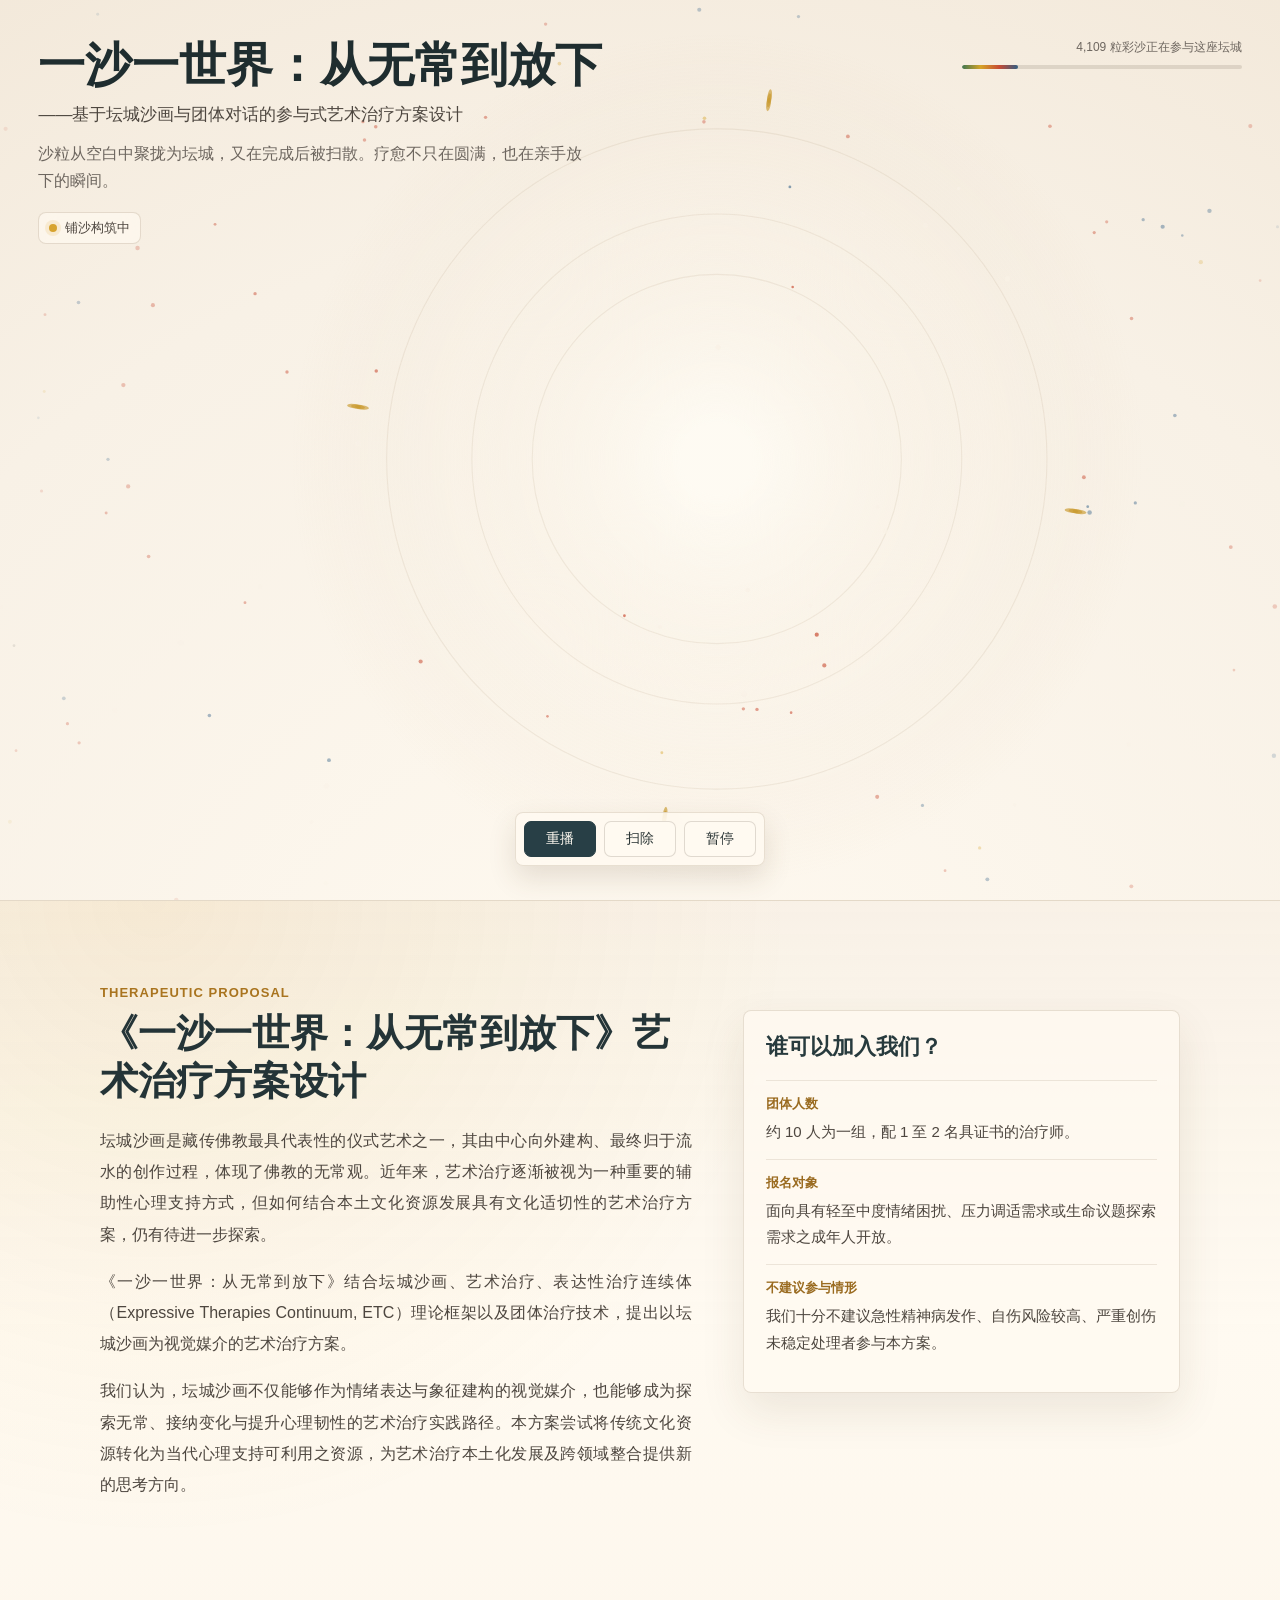
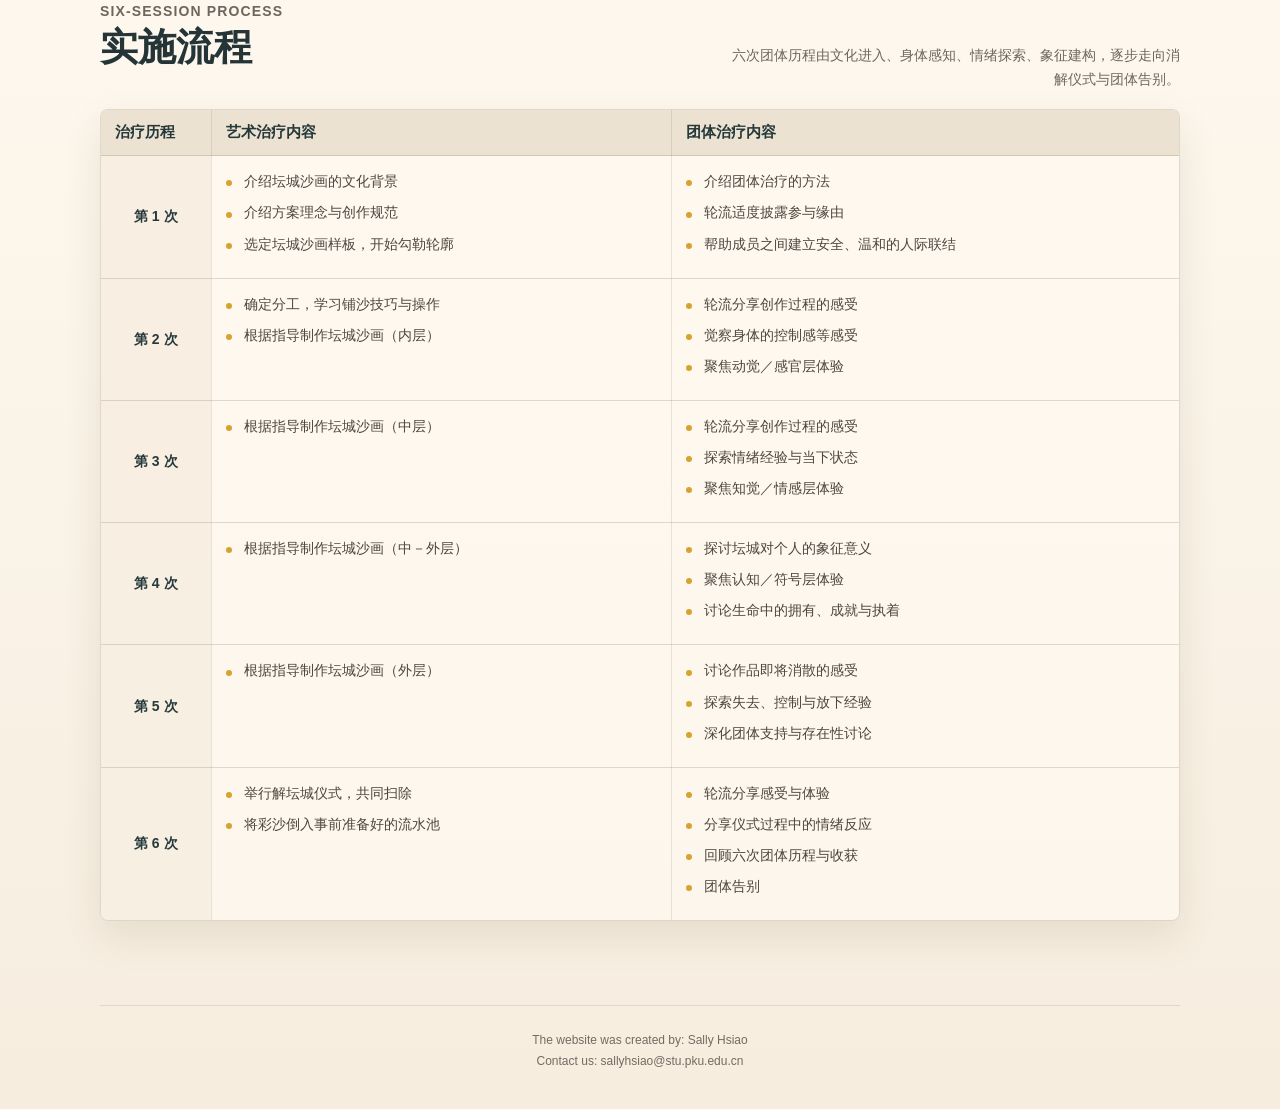
<file: mandala-animation/index.html>
<!doctype html>
<html lang="zh-CN">
<head>
  <meta charset="utf-8">
  <meta name="viewport" content="width=device-width, initial-scale=1">
  <title>一沙一世界：从无常到放下 | 参与式艺术治疗方案设计</title>
  <style>
    :root {
      --paper: #f8f1e6;
      --paper-deep: #eadcc8;
      --ink: #263238;
      --muted: #6d665f;
      --line: rgba(120, 96, 66, 0.18);
      --gold: #d7a32e;
    }

    * {
      box-sizing: border-box;
    }

    html,
    body {
      width: 100%;
      min-height: 100%;
      margin: 0;
      overflow-x: hidden;
      background: radial-gradient(circle at 50% 42%, #fffaf1 0%, var(--paper) 54%, #eee1cf 100%);
      color: var(--ink);
      font-family: "PingFang SC", "Noto Sans CJK SC", "Microsoft YaHei", Arial, sans-serif;
    }

    .hero {
      position: relative;
      width: 100vw;
      height: 100vh;
      min-height: 560px;
      overflow: hidden;
    }

    canvas {
      position: absolute;
      inset: 0;
      width: 100%;
      height: 100%;
      display: block;
    }

    .panel {
      position: absolute;
      left: clamp(18px, 3vw, 42px);
      top: clamp(18px, 3vw, 38px);
      width: min(560px, calc(100vw - 36px));
      padding: 0;
      pointer-events: none;
    }

    h1 {
      margin: 0 0 12px;
      color: #1f2d2f;
      font-family: "Songti SC", "STSong", "Noto Serif CJK SC", serif;
      font-size: clamp(25px, 3.7vw, 48px);
      font-weight: 700;
      letter-spacing: 0;
      line-height: 1.16;
    }

    .main-title {
      display: block;
      white-space: nowrap;
    }

    .title-note {
      display: block;
      margin-top: 8px;
      color: #4d463f;
      font-family: "PingFang SC", "Noto Sans CJK SC", "Microsoft YaHei", Arial, sans-serif;
      font-size: clamp(13px, 1.45vw, 17px);
      font-weight: 500;
      line-height: 1.6;
    }

    .subtitle {
      margin: 0 0 18px;
      max-width: 34em;
      color: var(--muted);
      font-size: clamp(13px, 1.55vw, 16px);
      line-height: 1.7;
    }

    .status {
      display: inline-flex;
      align-items: center;
      gap: 8px;
      min-height: 32px;
      padding: 5px 10px;
      border: 1px solid rgba(130, 105, 70, 0.2);
      border-radius: 8px;
      background: rgba(255, 250, 241, 0.68);
      color: #4d463f;
      font-size: 13px;
      backdrop-filter: blur(8px);
    }

    .status-dot {
      width: 8px;
      height: 8px;
      border-radius: 999px;
      background: var(--gold);
      box-shadow: 0 0 0 4px rgba(215, 163, 46, 0.14);
    }

    .controls {
      position: absolute;
      left: 50%;
      bottom: clamp(18px, 4vh, 34px);
      transform: translateX(-50%);
      display: flex;
      align-items: center;
      gap: 8px;
      max-width: calc(100vw - 28px);
      padding: 8px;
      border: 1px solid rgba(127, 102, 70, 0.18);
      border-radius: 8px;
      background: rgba(255, 250, 241, 0.78);
      box-shadow: 0 12px 28px rgba(88, 66, 38, 0.14);
      backdrop-filter: blur(12px);
    }

    button {
      min-width: 72px;
      height: 36px;
      border: 1px solid rgba(82, 70, 54, 0.18);
      border-radius: 7px;
      background: #fffaf1;
      color: #2e3838;
      font: inherit;
      font-size: 14px;
      cursor: pointer;
      transition: transform 140ms ease, background 140ms ease, border-color 140ms ease;
    }

    button:hover {
      transform: translateY(-1px);
      background: #fff;
      border-color: rgba(82, 70, 54, 0.35);
    }

    button.primary {
      background: #283f46;
      border-color: #283f46;
      color: #fffaf1;
    }

    .meter {
      position: absolute;
      right: clamp(18px, 3vw, 42px);
      top: clamp(18px, 3vw, 38px);
      width: min(280px, calc(100vw - 36px));
      color: var(--muted);
      font-size: 12px;
      line-height: 1.5;
      text-align: right;
      pointer-events: none;
    }

    .bar {
      height: 4px;
      margin-top: 9px;
      overflow: hidden;
      border-radius: 999px;
      background: rgba(66, 51, 35, 0.13);
    }

    .bar span {
      display: block;
      width: 0%;
      height: 100%;
      border-radius: inherit;
      background: linear-gradient(90deg, #3f7651, #d6a427, #c64b34, #315e83);
      transition: width 160ms linear;
    }

    @media (max-width: 760px) {
      main {
        min-height: 620px;
      }

      .panel {
        top: 16px;
        width: min(340px, calc(100vw - 36px));
      }

      .main-title {
        white-space: normal;
      }

      .meter {
        top: auto;
        right: auto;
        left: 18px;
        bottom: 82px;
        text-align: left;
      }

      .controls {
        width: calc(100vw - 28px);
        justify-content: center;
        flex-wrap: wrap;
      }

      button {
        flex: 1 1 80px;
      }
    }

    .content {
      position: relative;
      z-index: 2;
      background:
        radial-gradient(circle at 12% 0%, rgba(215, 163, 46, 0.1), transparent 30%),
        linear-gradient(180deg, rgba(248, 241, 230, 0.92), #fffaf1 24%, #f6eddf 100%);
      border-top: 1px solid rgba(127, 102, 70, 0.15);
    }

    .section {
      width: min(1080px, calc(100vw - 40px));
      margin: 0 auto;
      padding: clamp(42px, 7vw, 84px) 0;
    }

    .section + .section {
      padding-top: 0;
    }

    .eyebrow {
      margin: 0 0 10px;
      color: #a9741f;
      font-size: 13px;
      font-weight: 700;
      letter-spacing: 0.08em;
    }

    h2 {
      margin: 0 0 20px;
      color: #243437;
      font-family: "Songti SC", "STSong", "Noto Serif CJK SC", serif;
      font-size: clamp(26px, 3vw, 38px);
      line-height: 1.25;
      letter-spacing: 0;
    }

    .lead-grid {
      display: grid;
      grid-template-columns: minmax(0, 1.15fr) minmax(270px, 0.85fr);
      gap: clamp(24px, 4vw, 54px);
      align-items: start;
    }

    .prose p {
      margin: 0 0 16px;
      color: #4d463f;
      font-size: 16px;
      line-height: 1.95;
      text-align: justify;
    }

    .join-card {
      padding: 22px;
      border: 1px solid rgba(127, 102, 70, 0.18);
      border-radius: 8px;
      background: rgba(255, 250, 241, 0.72);
      box-shadow: 0 18px 44px rgba(82, 59, 34, 0.1);
    }

    .join-card h3 {
      margin: 0 0 18px;
      color: #273a3d;
      font-size: 22px;
      line-height: 1.3;
    }

    .join-item {
      padding: 14px 0;
      border-top: 1px solid rgba(127, 102, 70, 0.14);
    }

    .join-label {
      display: block;
      margin-bottom: 6px;
      color: #9a6b20;
      font-size: 13px;
      font-weight: 700;
    }

    .join-item p {
      margin: 0;
      color: #4d463f;
      font-size: 15px;
      line-height: 1.75;
    }

    .flow-head {
      display: flex;
      align-items: end;
      justify-content: space-between;
      gap: 20px;
      margin-bottom: 18px;
    }

    .flow-head p {
      max-width: 460px;
      margin: 0;
      color: var(--muted);
      font-size: 14px;
      line-height: 1.7;
      text-align: right;
    }

    .flow-table-wrap {
      overflow-x: auto;
      border: 1px solid rgba(90, 70, 45, 0.18);
      border-radius: 8px;
      background: rgba(255, 250, 241, 0.7);
      box-shadow: 0 16px 38px rgba(82, 59, 34, 0.1);
    }

    table {
      width: 100%;
      border-collapse: collapse;
      min-width: 860px;
    }

    th,
    td {
      border-bottom: 1px solid rgba(90, 70, 45, 0.18);
      border-right: 1px solid rgba(90, 70, 45, 0.12);
      vertical-align: top;
    }

    th:last-child,
    td:last-child {
      border-right: 0;
    }

    tr:last-child td {
      border-bottom: 0;
    }

    th {
      padding: 13px 14px;
      background: rgba(231, 218, 198, 0.72);
      color: #25383a;
      font-size: 15px;
      text-align: left;
    }

    td {
      padding: 14px;
      color: #4d463f;
      font-size: 14px;
      line-height: 1.65;
    }

    td.session {
      width: 110px;
      color: #273a3d;
      font-weight: 700;
      text-align: center;
      vertical-align: middle;
      background: rgba(246, 237, 223, 0.76);
    }

    .flow-list {
      margin: 0;
      padding: 0;
      list-style: none;
    }

    .flow-list li {
      position: relative;
      margin: 0 0 8px;
      padding-left: 18px;
    }

    .flow-list li::before {
      content: "";
      position: absolute;
      left: 0;
      top: 0.72em;
      width: 6px;
      height: 6px;
      border-radius: 50%;
      background: var(--gold);
    }

    footer {
      width: min(1080px, calc(100vw - 40px));
      margin: 0 auto;
      padding: 24px 0 38px;
      border-top: 1px solid rgba(127, 102, 70, 0.16);
      color: #746b62;
      font-size: 12px;
      line-height: 1.7;
      text-align: center;
    }

    footer p {
      margin: 0;
    }

    @media (max-width: 820px) {
      .lead-grid {
        grid-template-columns: 1fr;
      }

      .flow-head {
        display: block;
      }

      .flow-head p {
        margin-top: 8px;
        text-align: left;
      }
    }

    @media (max-width: 620px) {
      .section {
        width: min(100vw - 28px, 1080px);
      }

      .prose p {
        font-size: 15px;
        line-height: 1.85;
        text-align: left;
      }

      table,
      thead,
      tbody,
      tr,
      th,
      td {
        display: block;
        min-width: 0;
      }

      thead {
        display: none;
      }

      tr {
        border-bottom: 1px solid rgba(90, 70, 45, 0.18);
      }

      tr:last-child {
        border-bottom: 0;
      }

      td {
        border-right: 0;
        border-bottom: 0;
      }

      td.session {
        width: auto;
        text-align: left;
        padding-bottom: 6px;
      }

      td[data-label]::before {
        content: attr(data-label);
        display: block;
        margin-bottom: 6px;
        color: #9a6b20;
        font-size: 12px;
        font-weight: 700;
      }
    }
  </style>
</head>
<body>
  <main class="hero">
    <canvas id="sand" aria-label="坛城沙画从铺沙、成形到扫除消散的动画"></canvas>

    <section class="panel" aria-label="作品说明">
      <h1><span class="main-title">一沙一世界：从无常到放下</span>
        <span class="title-note">——基于坛城沙画与团体对话的参与式艺术治疗方案设计</span>
      </h1>
      <p class="subtitle">沙粒从空白中聚拢为坛城，又在完成后被扫散。疗愈不只在圆满，也在亲手放下的瞬间。</p>
      <div class="status" aria-live="polite">
        <span class="status-dot"></span>
        <span id="phaseText">准备铺沙</span>
      </div>
    </section>

    <aside class="meter" aria-hidden="true">
      <span id="grainCount">0</span> 粒彩沙正在参与这座坛城
      <div class="bar"><span id="progressBar"></span></div>
    </aside>

    <nav class="controls" aria-label="动画控制">
      <button id="replay" class="primary" type="button">重播</button>
      <button id="sweep" type="button">扫除</button>
      <button id="pause" type="button">暂停</button>
    </nav>
  </main>

  <section class="content" aria-label="治疗方案展示">
    <div class="section">
      <p class="eyebrow">THERAPEUTIC PROPOSAL</p>
      <div class="lead-grid">
        <article class="prose">
          <h2>《一沙一世界：从无常到放下》艺术治疗方案设计</h2>
          <p>坛城沙画是藏传佛教最具代表性的仪式艺术之一，其由中心向外建构、最终归于流水的创作过程，体现了佛教的无常观。近年来，艺术治疗逐渐被视为一种重要的辅助性心理支持方式，但如何结合本土文化资源发展具有文化适切性的艺术治疗方案，仍有待进一步探索。</p>
          <p>《一沙一世界：从无常到放下》结合坛城沙画、艺术治疗、表达性治疗连续体（Expressive Therapies Continuum, ETC）理论框架以及团体治疗技术，提出以坛城沙画为视觉媒介的艺术治疗方案。</p>
          <p>我们认为，坛城沙画不仅能够作为情绪表达与象征建构的视觉媒介，也能够成为探索无常、接纳变化与提升心理韧性的艺术治疗实践路径。本方案尝试将传统文化资源转化为当代心理支持可利用之资源，为艺术治疗本土化发展及跨领域整合提供新的思考方向。</p>
        </article>

        <aside class="join-card">
          <h3>谁可以加入我们？</h3>
          <div class="join-item">
            <span class="join-label">团体人数</span>
            <p>约 10 人为一组，配 1 至 2 名具证书的治疗师。</p>
          </div>
          <div class="join-item">
            <span class="join-label">报名对象</span>
            <p>面向具有轻至中度情绪困扰、压力调适需求或生命议题探索需求之成年人开放。</p>
          </div>
          <div class="join-item">
            <span class="join-label">不建议参与情形</span>
            <p>我们十分不建议急性精神病发作、自伤风险较高、严重创伤未稳定处理者参与本方案。</p>
          </div>
        </aside>
      </div>
    </div>

    <div class="section">
      <div class="flow-head">
        <div>
          <p class="eyebrow">SIX-SESSION PROCESS</p>
          <h2>实施流程</h2>
        </div>
        <p>六次团体历程由文化进入、身体感知、情绪探索、象征建构，逐步走向消解仪式与团体告别。</p>
      </div>

      <div class="flow-table-wrap">
        <table>
          <thead>
            <tr>
              <th>治疗历程</th>
              <th>艺术治疗内容</th>
              <th>团体治疗内容</th>
            </tr>
          </thead>
          <tbody>
            <tr>
              <td class="session">第 1 次</td>
              <td data-label="艺术治疗内容">
                <ul class="flow-list">
                  <li>介绍坛城沙画的文化背景</li>
                  <li>介绍方案理念与创作规范</li>
                  <li>选定坛城沙画样板，开始勾勒轮廓</li>
                </ul>
              </td>
              <td data-label="团体治疗内容">
                <ul class="flow-list">
                  <li>介绍团体治疗的方法</li>
                  <li>轮流适度披露参与缘由</li>
                  <li>帮助成员之间建立安全、温和的人际联结</li>
                </ul>
              </td>
            </tr>
            <tr>
              <td class="session">第 2 次</td>
              <td data-label="艺术治疗内容">
                <ul class="flow-list">
                  <li>确定分工，学习铺沙技巧与操作</li>
                  <li>根据指导制作坛城沙画（内层）</li>
                </ul>
              </td>
              <td data-label="团体治疗内容">
                <ul class="flow-list">
                  <li>轮流分享创作过程的感受</li>
                  <li>觉察身体的控制感等感受</li>
                  <li>聚焦动觉／感官层体验</li>
                </ul>
              </td>
            </tr>
            <tr>
              <td class="session">第 3 次</td>
              <td data-label="艺术治疗内容">
                <ul class="flow-list">
                  <li>根据指导制作坛城沙画（中层）</li>
                </ul>
              </td>
              <td data-label="团体治疗内容">
                <ul class="flow-list">
                  <li>轮流分享创作过程的感受</li>
                  <li>探索情绪经验与当下状态</li>
                  <li>聚焦知觉／情感层体验</li>
                </ul>
              </td>
            </tr>
            <tr>
              <td class="session">第 4 次</td>
              <td data-label="艺术治疗内容">
                <ul class="flow-list">
                  <li>根据指导制作坛城沙画（中－外层）</li>
                </ul>
              </td>
              <td data-label="团体治疗内容">
                <ul class="flow-list">
                  <li>探讨坛城对个人的象征意义</li>
                  <li>聚焦认知／符号层体验</li>
                  <li>讨论生命中的拥有、成就与执着</li>
                </ul>
              </td>
            </tr>
            <tr>
              <td class="session">第 5 次</td>
              <td data-label="艺术治疗内容">
                <ul class="flow-list">
                  <li>根据指导制作坛城沙画（外层）</li>
                </ul>
              </td>
              <td data-label="团体治疗内容">
                <ul class="flow-list">
                  <li>讨论作品即将消散的感受</li>
                  <li>探索失去、控制与放下经验</li>
                  <li>深化团体支持与存在性讨论</li>
                </ul>
              </td>
            </tr>
            <tr>
              <td class="session">第 6 次</td>
              <td data-label="艺术治疗内容">
                <ul class="flow-list">
                  <li>举行解坛城仪式，共同扫除</li>
                  <li>将彩沙倒入事前准备好的流水池</li>
                </ul>
              </td>
              <td data-label="团体治疗内容">
                <ul class="flow-list">
                  <li>轮流分享感受与体验</li>
                  <li>分享仪式过程中的情绪反应</li>
                  <li>回顾六次团体历程与收获</li>
                  <li>团体告别</li>
                </ul>
              </td>
            </tr>
          </tbody>
        </table>
      </div>
    </div>

    <footer>
      <p>The website was created by: Sally Hsiao</p>
      <p>Contact us: sallyhsiao@stu.pku.edu.cn</p>
    </footer>
  </section>

  <script>
    const canvas = document.getElementById("sand");
    const ctx = canvas.getContext("2d", { alpha: true });
    const phaseText = document.getElementById("phaseText");
    const progressBar = document.getElementById("progressBar");
    const grainCount = document.getElementById("grainCount");
    const replayBtn = document.getElementById("replay");
    const sweepBtn = document.getElementById("sweep");
    const pauseBtn = document.getElementById("pause");

    const palette = {
      red: "#c94d35",
      redDark: "#a74432",
      blue: "#315f86",
      blueDark: "#274c6c",
      green: "#3e7a55",
      greenDark: "#316245",
      yellow: "#d7a62f",
      yellowDark: "#bd8d23",
      white: "#f6f0e5",
      ink: "#756d63",
      pale: "#e4d6c2",
      dot: "#cdb69a"
    };

    let w = 0;
    let h = 0;
    let dpr = 1;
    let cx = 0;
    let cy = 0;
    let radius = 0;
    let particles = [];
    let startedAt = performance.now();
    let pausedAt = 0;
    let paused = false;
    let phase = "build";
    let sweepStart = 0;
    let rafId = 0;

    const buildDuration = 8400;
    const holdDuration = 1800;
    const sweepDuration = 4200;

    function clamp(value, min, max) {
      return Math.max(min, Math.min(max, value));
    }

    function easeOutCubic(t) {
      return 1 - Math.pow(1 - t, 3);
    }

    function easeInOutCubic(t) {
      return t < 0.5 ? 4 * t * t * t : 1 - Math.pow(-2 * t + 2, 3) / 2;
    }

    function mix(a, b, t) {
      return a + (b - a) * t;
    }

    function jitter(amount) {
      return (Math.random() - 0.5) * amount;
    }

    function addParticle(x, y, color, size = 1.55, delay = 0, group = "detail") {
      const side = Math.floor(Math.random() * 4);
      let sx = 0;
      let sy = 0;
      if (side === 0) {
        sx = Math.random() * w;
        sy = -40 - Math.random() * 160;
      } else if (side === 1) {
        sx = w + 40 + Math.random() * 160;
        sy = Math.random() * h;
      } else if (side === 2) {
        sx = Math.random() * w;
        sy = h + 40 + Math.random() * 160;
      } else {
        sx = -40 - Math.random() * 160;
        sy = Math.random() * h;
      }

      const angle = Math.atan2(y - cy, x - cx);
      const sweepForce = group === "outer" ? 1.25 : group === "wall" ? 1.05 : 0.9;
      particles.push({
        sx,
        sy,
        x,
        y,
        ox: x,
        oy: y,
        color,
        size: size * (0.75 + Math.random() * 0.6),
        delay,
        seed: Math.random() * 1000,
        angle,
        group,
        sweepForce,
        driftX: Math.cos(angle + 0.9) * radius * (0.38 + Math.random() * 0.7) + radius * (0.55 + Math.random() * 0.55),
        driftY: Math.sin(angle + 0.45) * radius * (0.2 + Math.random() * 0.7) + radius * (0.05 + Math.random() * 0.38)
      });
    }

    function pointLine(x1, y1, x2, y2, count, color, size, delayBase, delaySpan, group) {
      for (let i = 0; i < count; i += 1) {
        const t = count === 1 ? 0 : i / (count - 1);
        addParticle(
          mix(x1, x2, t) + jitter(radius * 0.006),
          mix(y1, y2, t) + jitter(radius * 0.006),
          color,
          size,
          delayBase + delaySpan * t + Math.random() * 0.06,
          group
        );
      }
    }

    function pointArc(r, start, end, count, color, size, delayBase, delaySpan, group) {
      for (let i = 0; i < count; i += 1) {
        const t = count === 1 ? 0 : i / (count - 1);
        const a = mix(start, end, t);
        const band = jitter(radius * 0.012);
        addParticle(
          cx + Math.cos(a) * (r + band),
          cy + Math.sin(a) * (r + band),
          color,
          size,
          delayBase + delaySpan * t + Math.random() * 0.08,
          group
        );
      }
    }

    function pointCircle(r, count, color, size, delayBase, delaySpan, group) {
      pointArc(r, 0, Math.PI * 2, count, color, size, delayBase, delaySpan, group);
    }

    function pointFilledArc(r1, r2, start, end, rows, perRow, color, delayBase, delaySpan, group) {
      for (let row = 0; row < rows; row += 1) {
        const rt = rows === 1 ? 0 : row / (rows - 1);
        const r = mix(r1, r2, rt);
        const count = Math.max(8, Math.round(perRow * (r / radius)));
        for (let i = 0; i < count; i += 1) {
          const t = count === 1 ? 0 : i / (count - 1);
          const a = mix(start, end, t);
          addParticle(
            cx + Math.cos(a) * (r + jitter(radius * 0.006)),
            cy + Math.sin(a) * (r + jitter(radius * 0.006)),
            color,
            1.7,
            delayBase + delaySpan * (rt * 0.45 + t * 0.55) + Math.random() * 0.04,
            group
          );
        }
      }
    }

    function pointRect(x, y, rw, rh, color, density, delayBase, delaySpan, group) {
      const cols = Math.max(2, Math.round(rw * density));
      const rows = Math.max(2, Math.round(rh * density));
      for (let j = 0; j < rows; j += 1) {
        for (let i = 0; i < cols; i += 1) {
          const tx = cols === 1 ? 0 : i / (cols - 1);
          const ty = rows === 1 ? 0 : j / (rows - 1);
          addParticle(
            x + tx * rw + jitter(radius * 0.006),
            y + ty * rh + jitter(radius * 0.006),
            color,
            1.55,
            delayBase + delaySpan * ((tx + ty) / 2) + Math.random() * 0.05,
            group
          );
        }
      }
    }

    function rotatedPoint(px, py, angle) {
      const ca = Math.cos(angle);
      const sa = Math.sin(angle);
      return {
        x: cx + px * ca - py * sa,
        y: cy + px * sa + py * ca
      };
    }

    function pointRotatedRect(localX, localY, rw, rh, angle, color, density, delayBase, delaySpan, group) {
      const cols = Math.max(2, Math.round(rw * density));
      const rows = Math.max(2, Math.round(rh * density));
      for (let j = 0; j < rows; j += 1) {
        for (let i = 0; i < cols; i += 1) {
          const tx = cols === 1 ? 0 : i / (cols - 1);
          const ty = rows === 1 ? 0 : j / (rows - 1);
          const p = rotatedPoint(localX + tx * rw - rw / 2, localY + ty * rh - rh / 2, angle);
          addParticle(
            p.x + jitter(radius * 0.005),
            p.y + jitter(radius * 0.005),
            color,
            1.5,
            delayBase + delaySpan * ((tx + ty) / 2) + Math.random() * 0.05,
            group
          );
        }
      }
    }

    function pointLotusPetals() {
      const petals = 12;
      for (let p = 0; p < petals; p += 1) {
        const a = -Math.PI / 2 + p * Math.PI * 2 / petals;
        for (let i = 0; i < 78; i += 1) {
          const t = i / 77;
          const side = i % 2 === 0 ? -1 : 1;
          const length = radius * mix(0.22, 0.36, t);
          const spread = Math.sin(t * Math.PI) * radius * 0.052 * side;
          const local = rotatedPoint(spread, -length, a + Math.PI / 2);
          addParticle(
            local.x + jitter(radius * 0.005),
            local.y + jitter(radius * 0.005),
            "#f4eadc",
            1.35,
            0.24 + t * 0.16 + Math.random() * 0.04,
            "lotus"
          );
        }
      }
    }

    function pointPalace() {
      const s = radius * 0.78;
      const door = radius * 0.21;
      const step = radius * 0.12;
      const half = s / 2;
      const path = [
        [-half, -half],
        [-door / 2, -half],
        [-door / 2, -half - step],
        [door / 2, -half - step],
        [door / 2, -half],
        [half, -half],
        [half, -door / 2],
        [half + step, -door / 2],
        [half + step, door / 2],
        [half, door / 2],
        [half, half],
        [door / 2, half],
        [door / 2, half + step],
        [-door / 2, half + step],
        [-door / 2, half],
        [-half, half],
        [-half, door / 2],
        [-half - step, door / 2],
        [-half - step, -door / 2],
        [-half, -door / 2],
        [-half, -half]
      ];

      const colorBySide = (x1, y1, x2, y2) => {
        if (Math.abs(y1 + half) < 1 || Math.abs(y2 + half) < 1) return palette.red;
        if (Math.abs(x1 - half) < 1 || Math.abs(x2 - half) < 1) return palette.blue;
        if (Math.abs(y1 - half) < 1 || Math.abs(y2 - half) < 1) return palette.yellow;
        if (Math.abs(x1 + half) < 1 || Math.abs(x2 + half) < 1) return palette.green;
        return palette.ink;
      };

      for (let layer = 0; layer < 3; layer += 1) {
        const offset = (layer - 1) * radius * 0.032;
        for (let i = 0; i < path.length - 1; i += 1) {
          const [x1, y1] = path[i];
          const [x2, y2] = path[i + 1];
          const len = Math.hypot(x2 - x1, y2 - y1);
          const count = Math.max(8, Math.round(len / (radius * 0.012)));
          const color = layer === 1 ? colorBySide(x1, y1, x2, y2) : layer === 0 ? "#5f5b52" : "#efe6d7";
          const nx = y2 === y1 ? 0 : Math.sign(y2 - y1) * offset;
          const ny = x2 === x1 ? 0 : -Math.sign(x2 - x1) * offset;
          pointLine(cx + x1 + nx, cy + y1 + ny, cx + x2 + nx, cy + y2 + ny, count, color, layer === 1 ? 2 : 1.25, 0.18 + layer * 0.08, 0.42, "wall");
        }
      }

      pointRect(cx - radius * 0.48, cy - radius * 0.48, radius * 0.96, radius * 0.03, "#eee6d8", 0.11, 0.26, 0.12, "wall");
      pointRect(cx - radius * 0.48, cy + radius * 0.45, radius * 0.96, radius * 0.03, "#eee6d8", 0.11, 0.26, 0.12, "wall");
      pointRect(cx - radius * 0.48, cy - radius * 0.48, radius * 0.03, radius * 0.96, "#eee6d8", 0.11, 0.26, 0.12, "wall");
      pointRect(cx + radius * 0.45, cy - radius * 0.48, radius * 0.03, radius * 0.96, "#eee6d8", 0.11, 0.26, 0.12, "wall");
    }

    function pointCentralWheel() {
      const r1 = radius * 0.01;
      const r2 = radius * 0.16;
      const sectors = [
        [-Math.PI / 2, 0, palette.red],
        [0, Math.PI / 2, palette.blue],
        [Math.PI / 2, Math.PI, palette.yellow],
        [Math.PI, Math.PI * 1.5, palette.green]
      ];
      sectors.forEach(([a1, a2, color], index) => {
        pointFilledArc(r1, r2, a1, a2, 15, 70, color, 0.08 + index * 0.03, 0.2, "center");
      });
      pointCircle(radius * 0.018, 45, "#f8f1e6", 2.2, 0.06, 0.08, "center");
      pointCircle(radius * 0.17, 160, "#f8f1e6", 1.2, 0.18, 0.14, "center");
    }

    function pointDecorativeDots() {
      pointCircle(radius * 0.96, 190, palette.dot, 1.1, 0.55, 0.18, "outer");
      pointCircle(radius * 0.74, 220, palette.yellow, 1.1, 0.5, 0.18, "outer");
      pointCircle(radius * 0.66, 210, "#f9f3e8", 1.05, 0.55, 0.14, "outer");
      for (let i = 0; i < 8; i += 1) {
        const a = i * Math.PI * 2 / 8 + Math.PI / 8;
        pointCircleAt(cx + Math.cos(a) * radius * 0.83, cy + Math.sin(a) * radius * 0.83, radius * 0.034, 32, "#f4efe5", 1.4, 0.68 + i * 0.015, "outer");
        pointCircleAt(cx + Math.cos(a) * radius * 0.83, cy + Math.sin(a) * radius * 0.83, radius * 0.019, 18, "#6b6a62", 1.0, 0.68 + i * 0.015, "outer");
      }
      for (let i = 0; i < 4; i += 1) {
        const a = i * Math.PI / 2;
        for (let j = 0; j < 4; j += 1) {
          const d = radius * (0.22 + j * 0.028);
          addParticle(cx + Math.cos(a) * d, cy + Math.sin(a) * d, i === 0 ? palette.red : i === 1 ? palette.blue : i === 2 ? palette.yellow : palette.green, 2.2, 0.42 + j * 0.03, "detail");
        }
      }
    }

    function pointCircleAt(x, y, r, count, color, size, delayBase, group) {
      for (let i = 0; i < count; i += 1) {
        const a = i / count * Math.PI * 2;
        addParticle(x + Math.cos(a) * r + jitter(radius * 0.004), y + Math.sin(a) * r + jitter(radius * 0.004), color, size, delayBase + Math.random() * 0.06, group);
      }
    }

    function generateMandala() {
      particles = [];
      pointFilledArc(radius * 0.79, radius * 0.87, -Math.PI * 0.98, -Math.PI * 0.52, 11, 96, palette.green, 0.55, 0.22, "outer");
      pointFilledArc(radius * 0.79, radius * 0.87, -Math.PI * 0.48, -Math.PI * 0.02, 11, 96, palette.red, 0.55, 0.22, "outer");
      pointFilledArc(radius * 0.79, radius * 0.87, Math.PI * 0.02, Math.PI * 0.48, 11, 96, palette.blue, 0.58, 0.22, "outer");
      pointFilledArc(radius * 0.79, radius * 0.87, Math.PI * 0.52, Math.PI * 0.98, 11, 96, palette.yellow, 0.58, 0.22, "outer");
      pointCircle(radius * 0.89, 420, "#f5eee2", 1.3, 0.48, 0.2, "outer");
      pointCircle(radius * 0.77, 360, "#f5eee2", 1.2, 0.47, 0.18, "outer");
      pointPalace();
      pointLotusPetals();
      pointCentralWheel();
      pointDecorativeDots();
      grainCount.textContent = particles.length.toLocaleString("zh-CN");
    }

    function drawPaper(now) {
      const glow = ctx.createRadialGradient(cx, cy, radius * 0.1, cx, cy, radius * 1.2);
      glow.addColorStop(0, "rgba(255, 253, 246, 0.72)");
      glow.addColorStop(0.58, "rgba(247, 238, 224, 0.18)");
      glow.addColorStop(1, "rgba(225, 205, 178, 0)");
      ctx.fillStyle = glow;
      ctx.fillRect(0, 0, w, h);

      ctx.save();
      ctx.translate(cx, cy);
      ctx.strokeStyle = "rgba(143, 116, 83, 0.11)";
      ctx.lineWidth = Math.max(1, radius * 0.003);
      for (let r of [0.52, 0.69, 0.93]) {
        ctx.beginPath();
        ctx.arc(0, 0, radius * r, 0, Math.PI * 2);
        ctx.stroke();
      }
      ctx.rotate(now * 0.00005);
      ctx.fillStyle = "rgba(201, 153, 46, 0.65)";
      for (let i = 0; i < 4; i += 1) {
        ctx.save();
        ctx.rotate(i * Math.PI / 2);
        for (let j = 0; j < 3; j += 1) {
          ctx.beginPath();
          ctx.ellipse(0, -radius * 1.01 - j * 4, 2.2, 7, 0, 0, Math.PI * 2);
          ctx.fill();
        }
        ctx.restore();
      }
      ctx.restore();
    }

    function drawSweepBrush(progress) {
      if (progress <= 0) return;
      const x = mix(cx - radius * 0.96, cx + radius * 1.12, easeInOutCubic(progress));
      ctx.save();
      ctx.translate(x, cy + Math.sin(progress * Math.PI) * radius * 0.08);
      ctx.rotate(-0.22 + progress * 0.18);
      const grad = ctx.createLinearGradient(-radius * 0.12, 0, radius * 0.24, 0);
      grad.addColorStop(0, "rgba(130, 92, 48, 0)");
      grad.addColorStop(0.35, "rgba(146, 102, 52, 0.15)");
      grad.addColorStop(1, "rgba(146, 102, 52, 0)");
      ctx.fillStyle = grad;
      ctx.fillRect(-radius * 0.25, -radius * 0.78, radius * 0.52, radius * 1.56);
      ctx.strokeStyle = "rgba(122, 82, 40, 0.22)";
      ctx.lineWidth = Math.max(1, radius * 0.004);
      for (let i = -8; i <= 8; i += 1) {
        ctx.beginPath();
        ctx.moveTo(i * radius * 0.012, -radius * 0.64);
        ctx.quadraticCurveTo(i * radius * 0.018 + radius * 0.06, 0, i * radius * 0.01, radius * 0.64);
        ctx.stroke();
      }
      ctx.restore();
    }

    function drawParticles(now) {
      const clockNow = paused ? pausedAt : now;
      const elapsed = clockNow - startedAt;
      let buildT = clamp(elapsed / buildDuration, 0, 1);
      let sweepT = 0;

      if (phase === "sweep") {
        sweepT = clamp((clockNow - sweepStart) / sweepDuration, 0, 1);
      } else if (phase === "build" && elapsed > buildDuration + holdDuration) {
        phase = "sweep";
        sweepStart = clockNow;
      }

      const built = easeOutCubic(buildT);
      const aliveCount = Math.round(particles.length * built * (1 - sweepT * 0.72));
      grainCount.textContent = aliveCount.toLocaleString("zh-CN");
      progressBar.style.width = `${Math.round((phase === "sweep" ? 1 - sweepT : buildT) * 100)}%`;

      if (phase === "build" && buildT < 0.98) {
        phaseText.textContent = "铺沙构筑中";
      } else if (phase === "build") {
        phaseText.textContent = "坛城已成，静观片刻";
      } else if (sweepT < 0.96) {
        phaseText.textContent = "扫除消散中";
      } else {
        phaseText.textContent = "归于空白";
      }

      for (const p of particles) {
        const localT = clamp((buildT - p.delay) / 0.32, 0, 1);
        if (localT <= 0 && sweepT <= 0) continue;

        const arrive = easeOutCubic(localT);
        let x = mix(p.sx, p.x, arrive);
        let y = mix(p.sy, p.y, arrive);
        let alpha = arrive;
        let size = p.size;

        if (sweepT > 0) {
          const front = clamp((sweepT - (p.ox - (cx - radius)) / (radius * 2.2) * 0.42) / 0.58, 0, 1);
          const e = easeInOutCubic(front);
          x = mix(x, p.ox + p.driftX * p.sweepForce, e);
          y = mix(y, p.oy + p.driftY * p.sweepForce + Math.sin(e * Math.PI) * radius * 0.08, e);
          alpha = arrive * (1 - e * 0.86);
          size = p.size * (1 - e * 0.15);
        } else {
          x += Math.sin(clockNow * 0.0014 + p.seed) * 0.24;
          y += Math.cos(clockNow * 0.0012 + p.seed) * 0.2;
        }

        ctx.globalAlpha = alpha;
        ctx.fillStyle = p.color;
        ctx.beginPath();
        ctx.arc(x, y, size, 0, Math.PI * 2);
        ctx.fill();
      }
      ctx.globalAlpha = 1;
      drawSweepBrush(sweepT);

      if (phase === "sweep" && sweepT >= 1) {
        setTimeout(() => {
          if (phase === "sweep") restart();
        }, 800);
        phase = "done";
      }
    }

    function render(now) {
      ctx.clearRect(0, 0, w, h);
      drawPaper(now);
      drawParticles(now);
      rafId = requestAnimationFrame(render);
    }

    function resize() {
      dpr = Math.min(window.devicePixelRatio || 1, 2);
      w = Math.floor(window.innerWidth);
      h = Math.floor(window.innerHeight);
      canvas.width = Math.floor(w * dpr);
      canvas.height = Math.floor(h * dpr);
      ctx.setTransform(dpr, 0, 0, dpr, 0, 0);
      cx = w * 0.56;
      cy = h * 0.51;
      if (w < 760) {
        cx = w * 0.5;
        cy = h * 0.53;
      }
      radius = Math.min(w * 0.39, h * 0.43, 355);
      if (w < 760) radius = Math.min(w * 0.44, h * 0.34, 250);
      generateMandala();
    }

    function restart() {
      phase = "build";
      paused = false;
      pauseBtn.textContent = "暂停";
      startedAt = performance.now();
      sweepStart = 0;
      progressBar.style.width = "0%";
      generateMandala();
    }

    function sweepNow() {
      phase = "sweep";
      paused = false;
      pauseBtn.textContent = "暂停";
      sweepStart = performance.now();
    }

    function togglePause() {
      if (paused) {
        const delta = performance.now() - pausedAt;
        startedAt += delta;
        if (sweepStart) sweepStart += delta;
        paused = false;
        pauseBtn.textContent = "暂停";
      } else {
        pausedAt = performance.now();
        paused = true;
        pauseBtn.textContent = "继续";
      }
    }

    replayBtn.addEventListener("click", restart);
    sweepBtn.addEventListener("click", sweepNow);
    pauseBtn.addEventListener("click", togglePause);
    window.addEventListener("resize", resize);

    resize();
    restart();
    cancelAnimationFrame(rafId);
    rafId = requestAnimationFrame(render);
  </script>
</body>
</html>
</file>
